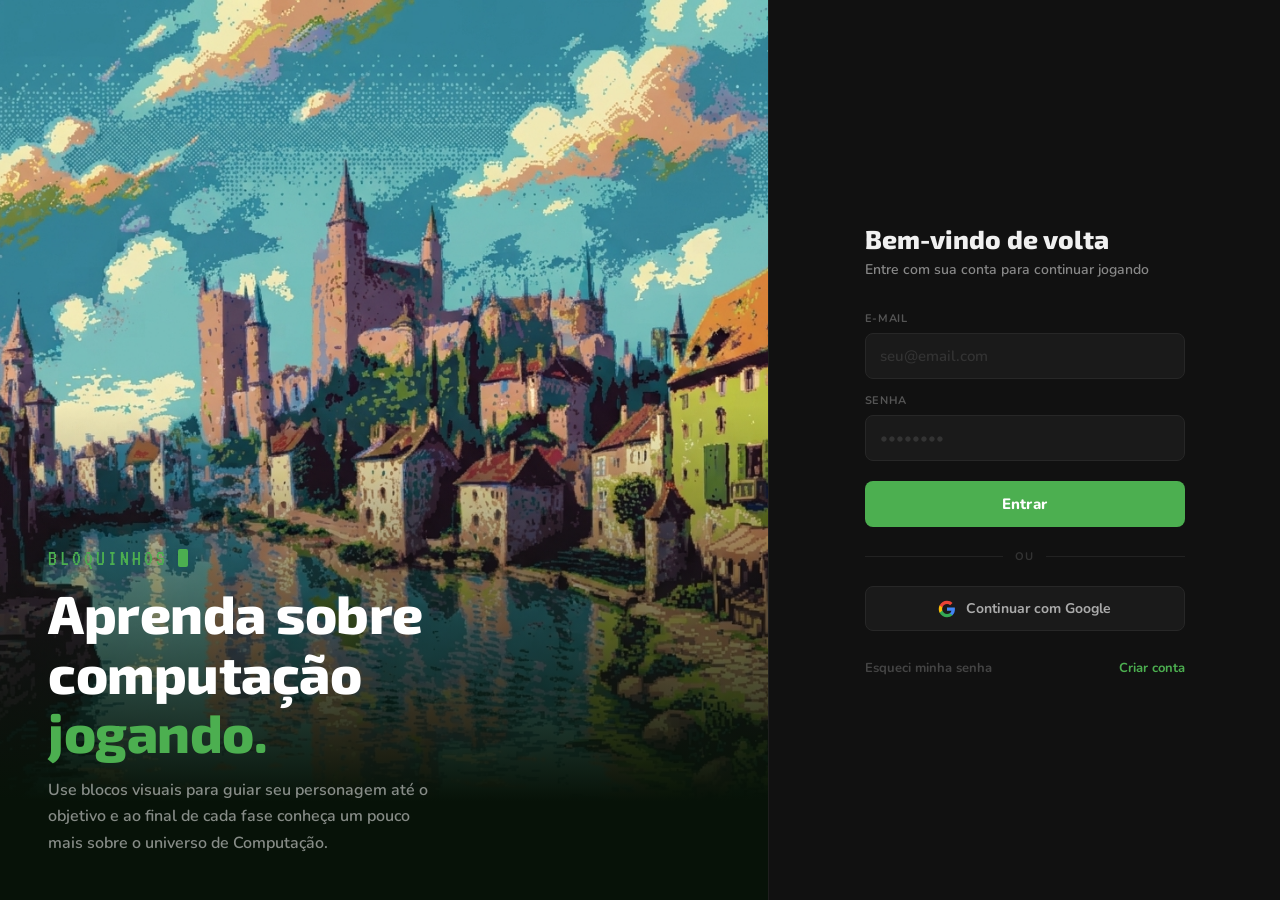
<file: index.html>
<!DOCTYPE html>
<html lang="pt-BR">
<head>
  <meta charset="utf-8">
  <title>Bloquinhos</title>
  <meta http-equiv="refresh" content="0; url=login.html">
  <script>window.location.replace('login.html');</script>
</head>
<body></body>
</html>
</file>
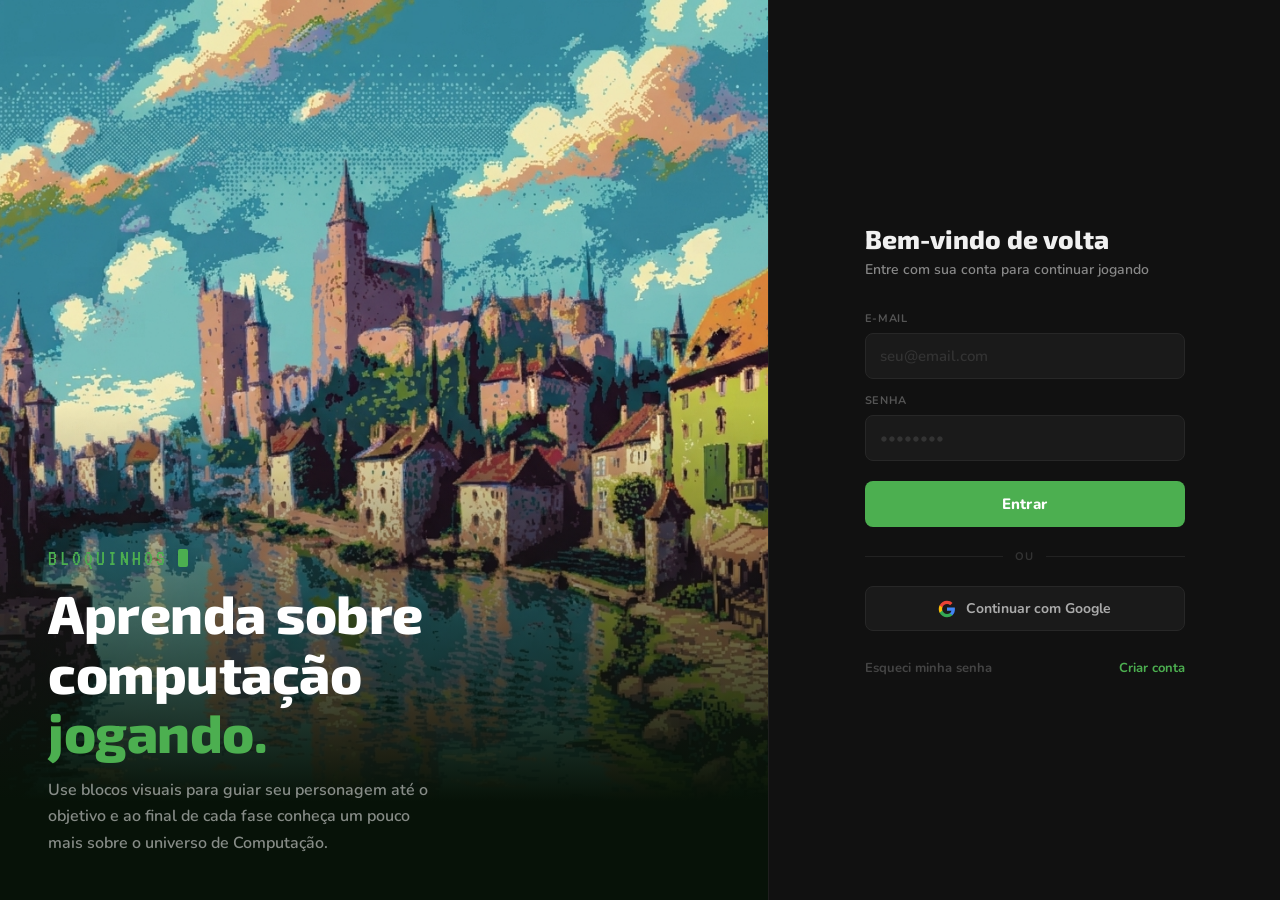
<file: login.html>
<!DOCTYPE html>
<html lang="pt-BR">
<head>
  <meta charset="utf-8">
  <title>Bloquinhos — Login</title>
  <link rel="stylesheet" href="css/base.css">
  <link rel="stylesheet" href="css/login.css">
</head>
<body>

  <!-- ══════════════════════════════════
       ESQUERDA: hero
       ══════════════════════════════════ -->
  <div class="login-hero">

    <div class="hero-blocks">
      <div class="blk blk-1"></div>
      <div class="blk blk-2"></div>
      <div class="blk blk-3"></div>
      <div class="blk blk-4"></div>
      <div class="blk blk-5"></div>
      <div class="blk blk-6"></div>
      <div class="blk blk-7"></div>
    </div>

    <!-- Substitua o src pelo caminho da sua ilustração -->
    <div class="hero-image-slot">
      <img src="assets/168cec58-d122-498d-a4c8-0ae067a3d741.png" alt="">
    </div>

    <div class="hero-gradient"></div>

    <div class="hero-content">
      <div class="hero-eyebrow">
        BLOQUINHOS<span class="cursor"></span>
      </div>
      <h1 class="hero-title">
        Aprenda sobre computação<br>
        <span class="highlight">jogando.</span>
      </h1>
      <p class="hero-desc">
        Use blocos visuais para guiar seu personagem até o objetivo e ao final de cada fase conheça um pouco mais sobre o universo de Computação.
      </p>
    </div>
  </div>


  <!-- ══════════════════════════════════
       DIREITA: formulário
       ══════════════════════════════════ -->
  <div class="login-panel">
    <div class="login-card">

      <h2 class="login-heading">Bem-vindo de volta</h2>
      <p class="login-sub">Entre com sua conta para continuar jogando</p>

      <div class="form-group">
        <label class="form-label" for="email">E-mail</label>
        <input class="form-input" id="email" type="email"
               placeholder="seu@email.com" autocomplete="email">
      </div>

      <div class="form-group">
        <label class="form-label" for="senha">Senha</label>
        <input class="form-input" id="senha" type="password"
               placeholder="••••••••" autocomplete="current-password">
      </div>

      <button class="btn-entrar" onclick="handleLogin()">
        Entrar
      </button>

      <div class="divider"><span>ou</span></div>

      <button class="btn-google" onclick="handleLogin()">
        <svg width="18" height="18" viewBox="0 0 24 24" xmlns="http://www.w3.org/2000/svg">
          <path d="M22.56 12.25c0-.78-.07-1.53-.2-2.25H12v4.26h5.92c-.26 1.37-1.04 2.53-2.21 3.31v2.77h3.57c2.08-1.92 3.28-4.74 3.28-8.09z" fill="#4285F4"/>
          <path d="M12 23c2.97 0 5.46-.98 7.28-2.66l-3.57-2.77c-.98.66-2.23 1.06-3.71 1.06-2.86 0-5.29-1.93-6.16-4.53H2.18v2.84C3.99 20.53 7.7 23 12 23z" fill="#34A853"/>
          <path d="M5.84 14.09c-.22-.66-.35-1.36-.35-2.09s.13-1.43.35-2.09V7.07H2.18C1.43 8.55 1 10.22 1 12s.43 3.45 1.18 4.93l2.85-2.22.81-.62z" fill="#FBBC05"/>
          <path d="M12 5.38c1.62 0 3.06.56 4.21 1.64l3.15-3.15C17.45 2.09 14.97 1 12 1 7.7 1 3.99 3.47 2.18 7.07l3.66 2.84c.87-2.6 3.3-4.53 6.16-4.53z" fill="#EA4335"/>
        </svg>
        Continuar com Google
      </button>

      <div class="login-footer">
        <a href="#">Esqueci minha senha</a>
        <a class="link-cadastro" href="#">Criar conta</a>
      </div>

    </div>
  </div>

  <script>
    function handleLogin() {
      const email = document.getElementById('email').value.trim();
      const senha = document.getElementById('senha').value.trim();
      if (email === 'professor' && senha === 'professor') {
        window.location.href = 'teacher.html';
      } else {
        window.location.href = 'game.html';
      }
    }

    /* Enter também aciona o login */
    document.addEventListener('keydown', function(e) {
      if (e.key === 'Enter') handleLogin();
    });
  </script>

</body>
</html>
</file>
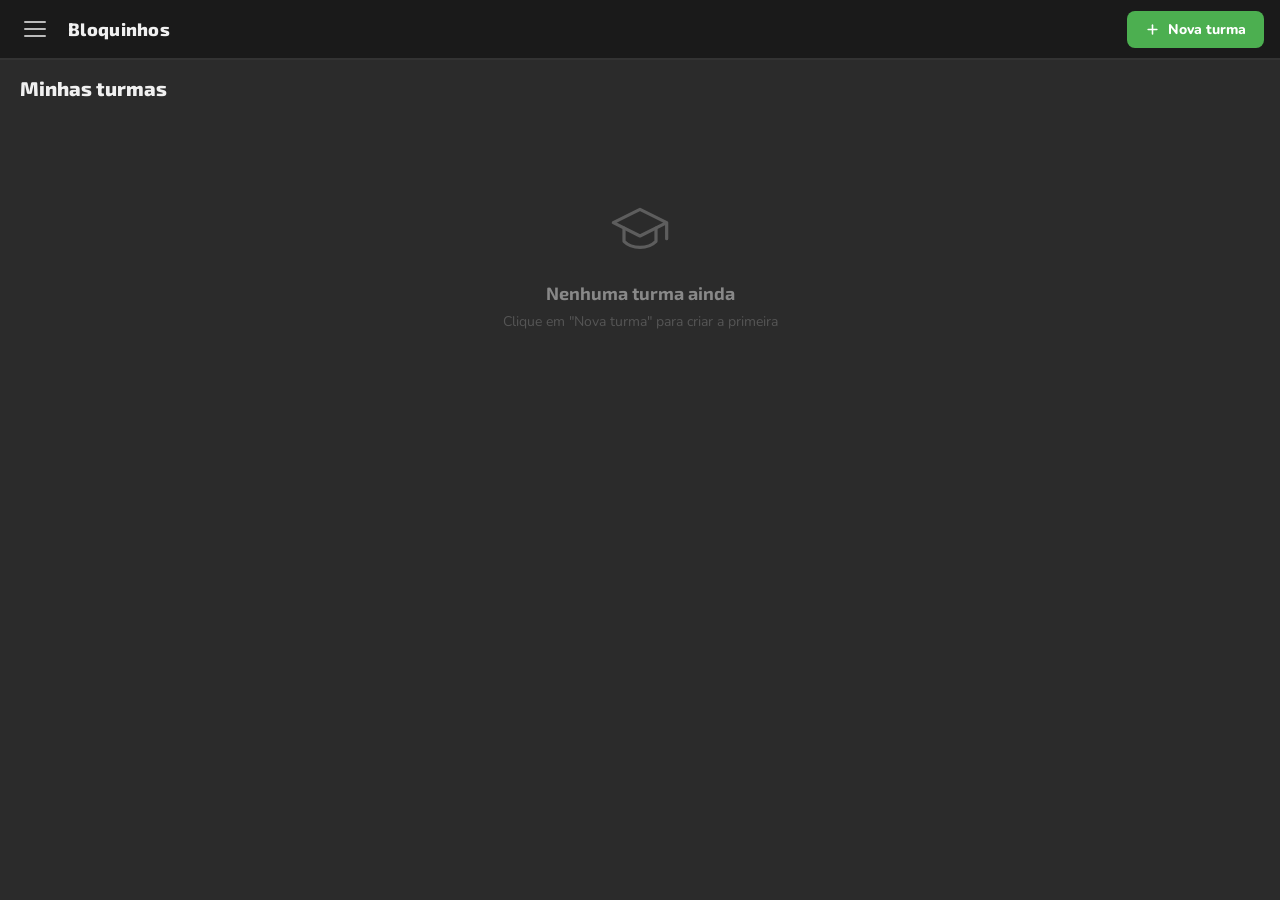
<file: teacher.html>
<!DOCTYPE html>
<html lang="pt-BR">
<head>
  <meta charset="utf-8">
  <title>Bloquinhos — Turmas</title>
  <link rel="stylesheet" href="css/base.css">
  <link rel="stylesheet" href="css/modals.css">
  <link rel="stylesheet" href="css/teacher.css">
</head>
<body>

  <!-- ── Topbar ── -->
  <header class="topbar">
    <button class="topbar-hamburger" onclick="toggleSidebar()" aria-label="Abrir menu">
      <span></span><span></span><span></span>
    </button>
    <span class="topbar-title">Bloquinhos</span>
    <button class="btn-nova-turma" onclick="abrirModalCriar()">
      <svg width="15" height="15" viewBox="0 0 24 24" fill="none" stroke="currentColor" stroke-width="2.5" stroke-linecap="round">
        <line x1="12" y1="5" x2="12" y2="19"/>
        <line x1="5"  y1="12" x2="19" y2="12"/>
      </svg>
      Nova turma
    </button>
  </header>

  <!-- ── Overlay da sidebar ── -->
  <div class="sidebar-overlay" id="sidebarOverlay" onclick="fecharSidebar()"></div>

  <!-- ── Sidebar ── -->
  <nav class="sidebar" id="sidebar">
    <div class="sidebar-header">
      <span class="sidebar-logo">Bloquinhos</span>
      <button class="sidebar-close" onclick="fecharSidebar()" aria-label="Fechar menu">✕</button>
    </div>

    <div class="sidebar-nav">
      <!-- Minhas turmas -->
      <button class="sidebar-item active" id="navAtivas" onclick="mostrarAtivas()">
        <svg width="19" height="19" viewBox="0 0 24 24" fill="none" stroke="currentColor" stroke-width="2" stroke-linecap="round" stroke-linejoin="round">
          <path d="M22 10v6M2 10l10-5 10 5-10 5z"/>
          <path d="M6 12v5c3 3 9 3 12 0v-5"/>
        </svg>
        Minhas turmas
      </button>

      <!-- Criar turma -->
      <button class="sidebar-item" onclick="abrirModalCriar(); fecharSidebar()">
        <svg width="19" height="19" viewBox="0 0 24 24" fill="none" stroke="currentColor" stroke-width="2" stroke-linecap="round" stroke-linejoin="round">
          <circle cx="12" cy="12" r="10"/>
          <line x1="12" y1="8" x2="12" y2="16"/>
          <line x1="8"  y1="12" x2="16" y2="12"/>
        </svg>
        Criar turma
      </button>

      <!-- Turmas arquivadas -->
      <button class="sidebar-item" id="navArquivadas" onclick="mostrarArquivadas()">
        <svg width="19" height="19" viewBox="0 0 24 24" fill="none" stroke="currentColor" stroke-width="2" stroke-linecap="round" stroke-linejoin="round">
          <polyline points="21 8 21 21 3 21 3 8"/>
          <rect x="1" y="3" width="22" height="5"/>
          <line x1="10" y1="12" x2="14" y2="12"/>
        </svg>
        Turmas arquivadas
      </button>

      <div class="sidebar-divider"></div>

      <!-- Configurações (em breve) -->
      <button class="sidebar-item" onclick="fecharSidebar()">
        <svg width="19" height="19" viewBox="0 0 24 24" fill="none" stroke="currentColor" stroke-width="2" stroke-linecap="round" stroke-linejoin="round">
          <circle cx="12" cy="12" r="3"/>
          <path d="M19.4 15a1.65 1.65 0 0 0 .33 1.82l.06.06a2 2 0 0 1-2.83 2.83l-.06-.06a1.65 1.65 0 0 0-1.82-.33 1.65 1.65 0 0 0-1 1.51V21a2 2 0 0 1-4 0v-.09A1.65 1.65 0 0 0 9 19.4a1.65 1.65 0 0 0-1.82.33l-.06.06a2 2 0 0 1-2.83-2.83l.06-.06A1.65 1.65 0 0 0 4.68 15a1.65 1.65 0 0 0-1.51-1H3a2 2 0 0 1 0-4h.09A1.65 1.65 0 0 0 4.6 9a1.65 1.65 0 0 0-.33-1.82l-.06-.06a2 2 0 0 1 2.83-2.83l.06.06A1.65 1.65 0 0 0 9 4.68a1.65 1.65 0 0 0 1-1.51V3a2 2 0 0 1 4 0v.09a1.65 1.65 0 0 0 1 1.51 1.65 1.65 0 0 0 1.82-.33l.06-.06a2 2 0 0 1 2.83 2.83l-.06.06A1.65 1.65 0 0 0 19.4 9a1.65 1.65 0 0 0 1.51 1H21a2 2 0 0 1 0 4h-.09a1.65 1.65 0 0 0-1.51 1z"/>
        </svg>
        Configurações
      </button>
    </div>

    <div class="sidebar-footer">
      <!-- Sair -->
      <button class="sidebar-item" onclick="window.location.href='login.html'">
        <svg width="19" height="19" viewBox="0 0 24 24" fill="none" stroke="currentColor" stroke-width="2" stroke-linecap="round" stroke-linejoin="round">
          <path d="M9 21H5a2 2 0 0 1-2-2V5a2 2 0 0 1 2-2h4"/>
          <polyline points="16 17 21 12 16 7"/>
          <line x1="21" y1="12" x2="9" y2="12"/>
        </svg>
        Sair
      </button>
    </div>
  </nav>


  <!-- ── Conteúdo principal ── -->
  <main class="main-content">
    <h1 class="main-heading" id="mainHeading">Minhas turmas</h1>

    <div class="cards-grid" id="cardsGrid"></div>
  </main>


  <!-- ══ MODAL: Criar turma ══ -->
  <div class="modal-overlay" id="modalCriar" onclick="fecharModalOverlay(event, 'modalCriar')">
    <div class="modal">
      <button class="modal-close" onclick="fecharModal('modalCriar')">✕</button>
      <h2 class="modal-title">Criar nova turma</h2>
      <p class="modal-text">Preencha as informações abaixo. Um código de acesso será gerado automaticamente.</p>

      <div class="form-group-modal">
        <label class="form-label-modal" for="inputNomeTurma">Nome da turma</label>
        <input class="form-input-modal" id="inputNomeTurma"
               type="text" placeholder="Ex: Turma A – Manhã" maxlength="60"
               onkeydown="if(event.key==='Enter') confirmarCriacao()">
      </div>
      <div class="form-group-modal">
        <label class="form-label-modal" for="inputInstituicao">Instituição de ensino</label>
        <input class="form-input-modal" id="inputInstituicao"
               type="text" placeholder="Ex: UFSM" maxlength="60"
               onkeydown="if(event.key==='Enter') confirmarCriacao()">
      </div>

      <div class="modal-actions">
        <button class="btn-modal btn-cancelar" onclick="fecharModal('modalCriar')">Cancelar</button>
        <button class="btn-modal btn-confirmar" style="background: var(--clr-accent);" onclick="confirmarCriacao()">
          Criar turma
        </button>
      </div>
    </div>
  </div>


  <!-- ══ MODAL: Código da turma ══ -->
  <div class="modal-overlay" id="modalCodigo" onclick="fecharModalOverlay(event, 'modalCodigo')">
    <div class="modal">
      <button class="modal-close" onclick="fecharModal('modalCodigo')">✕</button>
      <h2 class="modal-title">Turma criada! 🎉</h2>
      <p class="modal-text">Compartilhe este código com os alunos para que eles possam entrar na turma.</p>

      <div class="codigo-display">
        <div class="codigo-box" id="codigoDisplay">------</div>
        <p class="codigo-hint">Os alunos inserem este código ao entrar no jogo</p>
        <button class="btn-copiar" id="btnCopiar" onclick="copiarCodigo()">
          <svg width="14" height="14" viewBox="0 0 24 24" fill="none" stroke="currentColor" stroke-width="2" stroke-linecap="round">
            <rect x="9" y="9" width="13" height="13" rx="2" ry="2"/>
            <path d="M5 15H4a2 2 0 0 1-2-2V4a2 2 0 0 1 2-2h9a2 2 0 0 1 2 2v1"/>
          </svg>
          Copiar código
        </button>
      </div>

      <div class="modal-actions" style="justify-content: center; margin-top: 12px;">
        <button class="btn-modal btn-cancelar" onclick="fecharModal('modalCodigo')" style="min-width: 120px;">
          Fechar
        </button>
      </div>
    </div>
  </div>


  <!-- ══ MODAL: Confirmar exclusão ══ -->
  <div class="modal-overlay" id="modalExcluir" onclick="fecharModalOverlay(event, 'modalExcluir')">
    <div class="modal">
      <button class="modal-close" onclick="fecharModal('modalExcluir')">✕</button>
      <h2 class="modal-title">Excluir turma?</h2>
      <p class="modal-text">Esta ação é permanente e não pode ser desfeita. Todos os dados da turma serão removidos.</p>
      <div class="modal-actions">
        <button class="btn-modal btn-cancelar" onclick="fecharModal('modalExcluir')">Cancelar</button>
        <button class="btn-modal btn-confirmar" id="btnConfirmarExcluir">Excluir</button>
      </div>
    </div>
  </div>


  <script>
    /* ── Paleta de cores para os headers dos cards ── */
    const CORES = [
      '#1565c0', /* azul      */
      '#2e7d32', /* verde      */
      '#6a1b9a', /* roxo       */
      '#b45309', /* âmbar      */
      '#00695c', /* teal       */
      '#c62828', /* vermelho   */
      '#4527a0', /* índigo     */
      '#1a6b5f', /* verde-azul */
    ];

    /* ── Estado (persistido em localStorage) ── */
    let turmas = JSON.parse(localStorage.getItem('bloquinhos_turmas') || '[]');

    function salvar() {
      localStorage.setItem('bloquinhos_turmas', JSON.stringify(turmas));
    }

    /* ── Gera código de 6 caracteres ── */
    function gerarCodigo() {
      const chars = 'ABCDEFGHJKLMNPQRSTUVWXYZ23456789';
      let code = '';
      for (let i = 0; i < 6; i++) {
        code += chars[Math.floor(Math.random() * chars.length)];
      }
      return code;
    }

    /* ── Sanitiza HTML ── */
    function esc(str) {
      return String(str)
        .replace(/&/g, '&amp;')
        .replace(/</g, '&lt;')
        .replace(/>/g, '&gt;')
        .replace(/"/g, '&quot;');
    }

    /* ════════ SIDEBAR ════════ */

    function toggleSidebar() {
      document.getElementById('sidebar').classList.toggle('open');
      document.getElementById('sidebarOverlay').classList.toggle('open');
    }

    function fecharSidebar() {
      document.getElementById('sidebar').classList.remove('open');
      document.getElementById('sidebarOverlay').classList.remove('open');
    }

    /* ════════ MODAIS ════════ */

    function abrirModal(id)  { document.getElementById(id).classList.add('open');    }
    function fecharModal(id) { document.getElementById(id).classList.remove('open'); }

    function fecharModalOverlay(event, id) {
      if (event.target === event.currentTarget) fecharModal(id);
    }

    function abrirModalCriar() {
      document.getElementById('inputNomeTurma').value  = '';
      document.getElementById('inputInstituicao').value = '';
      document.getElementById('inputNomeTurma').classList.remove('erro');
      document.getElementById('inputInstituicao').classList.remove('erro');
      abrirModal('modalCriar');
      setTimeout(() => document.getElementById('inputNomeTurma').focus(), 60);
    }

    function confirmarCriacao() {
      const nome = document.getElementById('inputNomeTurma').value.trim();
      const inst = document.getElementById('inputInstituicao').value.trim();

      /* Valida campos */
      let ok = true;
      if (!nome) {
        document.getElementById('inputNomeTurma').classList.add('erro');
        setTimeout(() => document.getElementById('inputNomeTurma').classList.remove('erro'), 1400);
        document.getElementById('inputNomeTurma').focus();
        ok = false;
      }
      if (!inst) {
        document.getElementById('inputInstituicao').classList.add('erro');
        setTimeout(() => document.getElementById('inputInstituicao').classList.remove('erro'), 1400);
        if (ok) document.getElementById('inputInstituicao').focus();
        ok = false;
      }
      if (!ok) return;

      const novaTurma = {
        id:          Date.now(),
        nome,
        instituicao: inst,
        codigo:      gerarCodigo(),
        alunos:      0,
        cor:         CORES[turmas.filter(t => !t.arquivada).length % CORES.length],
        arquivada:   false,
      };

      turmas.push(novaTurma);
      salvar();
      renderCards();
      fecharModal('modalCriar');

      /* Mostra modal de código */
      document.getElementById('codigoDisplay').textContent = novaTurma.codigo;
      document.getElementById('btnCopiar').textContent     = '';
      document.getElementById('btnCopiar').innerHTML =
        `<svg width="14" height="14" viewBox="0 0 24 24" fill="none" stroke="currentColor" stroke-width="2" stroke-linecap="round">
           <rect x="9" y="9" width="13" height="13" rx="2" ry="2"/>
           <path d="M5 15H4a2 2 0 0 1-2-2V4a2 2 0 0 1 2-2h9a2 2 0 0 1 2 2v1"/>
         </svg> Copiar código`;
      document.getElementById('btnCopiar').classList.remove('copiado');
      abrirModal('modalCodigo');
    }

    function copiarCodigo() {
      const codigo = document.getElementById('codigoDisplay').textContent;
      navigator.clipboard.writeText(codigo).catch(() => {});
      const btn = document.getElementById('btnCopiar');
      btn.innerHTML = '✓ Copiado!';
      btn.classList.add('copiado');
    }

    /* ════════ CARD MENU ════════ */

    function toggleCardMenu(e, id) {
      e.stopPropagation();
      const alvo       = document.getElementById('dropdown-' + id);
      const estaAberto = alvo.classList.contains('open');
      fecharTodosDropdowns();
      if (!estaAberto) {
        alvo.classList.add('open');
        alvo.closest('.turma-card').classList.add('menu-aberto');
      }
    }

    function fecharTodosDropdowns() {
      document.querySelectorAll('.card-dropdown.open').forEach(d => d.classList.remove('open'));
      document.querySelectorAll('.turma-card.menu-aberto').forEach(c => c.classList.remove('menu-aberto'));
    }

    function arquivarTurma(e, id) {
      e.stopPropagation();
      turmas = turmas.map(t => t.id === id ? { ...t, arquivada: true } : t);
      salvar();
      renderCards();
    }

    function solicitarExclusao(e, id) {
      e.stopPropagation();
      fecharTodosDropdowns();
      document.getElementById('btnConfirmarExcluir').onclick = () => {
        turmas = turmas.filter(t => t.id !== id);
        salvar();
        renderCards();
        fecharModal('modalExcluir');
      };
      abrirModal('modalExcluir');
    }

    /* ════════ VIEWS ════════ */

    let viewAtual = 'ativas';

    function mostrarAtivas() {
      viewAtual = 'ativas';
      document.getElementById('mainHeading').textContent = 'Minhas turmas';
      document.getElementById('navAtivas').classList.add('active');
      document.getElementById('navArquivadas').classList.remove('active');
      fecharSidebar();
      renderCards();
    }

    function mostrarArquivadas() {
      viewAtual = 'arquivadas';
      document.getElementById('mainHeading').textContent = 'Turmas arquivadas';
      document.getElementById('navAtivas').classList.remove('active');
      document.getElementById('navArquivadas').classList.add('active');
      fecharSidebar();
      renderCards();
    }

    function reativarTurma(e, id) {
      e.stopPropagation();
      turmas = turmas.map(t => t.id === id ? { ...t, arquivada: false } : t);
      salvar();
      renderCards();
    }

    /* ════════ RENDER ════════ */

    function renderCards() {
      const grid     = document.getElementById('cardsGrid');
      const filtradas = turmas.filter(t => viewAtual === 'arquivadas' ? t.arquivada : !t.arquivada);

      const emptyMsg = viewAtual === 'arquivadas'
        ? { titulo: 'Nenhuma turma arquivada', sub: 'Turmas arquivadas aparecem aqui' }
        : { titulo: 'Nenhuma turma ainda',     sub: 'Clique em "Nova turma" para criar a primeira' };

      if (filtradas.length === 0) {
        grid.innerHTML = `
          <div class="empty-state">
            <svg width="64" height="64" viewBox="0 0 24 24" fill="none" stroke="currentColor" stroke-width="1.2" stroke-linecap="round" stroke-linejoin="round">
              <path d="M22 10v6M2 10l10-5 10 5-10 5z"/>
              <path d="M6 12v5c3 3 9 3 12 0v-5"/>
            </svg>
            <h3>${emptyMsg.titulo}</h3>
            <p>${emptyMsg.sub}</p>
          </div>`;
        return;
      }

      grid.innerHTML = filtradas.map(t => {
        const arquivada    = !!t.arquivada;
        const headerStyle  = arquivada ? 'background: #3a3a3a;' : `background: ${t.cor};`;
        const cardClass    = arquivada ? 'turma-card turma-card--arquivada' : 'turma-card';
        const menuOpcoes   = arquivada
          ? `<button class="btn-reativar" onclick="reativarTurma(event, ${t.id})">♻️&nbsp; Reativar turma</button>
             <button class="btn-excluir"  onclick="solicitarExclusao(event, ${t.id})">🗑️&nbsp; Excluir turma</button>`
          : `<button class="btn-arquivar" onclick="arquivarTurma(event, ${t.id})">📦&nbsp; Arquivar turma</button>
             <button class="btn-excluir"  onclick="solicitarExclusao(event, ${t.id})">🗑️&nbsp; Excluir turma</button>`;

        return `
          <div class="${cardClass}">
            <div class="card-header" style="${headerStyle}">
              <p class="card-nome">${esc(t.nome)}</p>
              <p class="card-instituicao">${esc(t.instituicao)}</p>
            </div>
            <div class="card-body">
              <div class="card-info-row">
                <svg width="14" height="14" viewBox="0 0 24 24" fill="none" stroke="currentColor" stroke-width="2" stroke-linecap="round">
                  <rect x="2" y="3" width="20" height="14" rx="2"/>
                  <line x1="8"  y1="21" x2="16" y2="21"/>
                  <line x1="12" y1="17" x2="12" y2="21"/>
                </svg>
                Código:&nbsp;<span class="card-codigo">${esc(t.codigo)}</span>
              </div>
              <div class="card-info-row">
                <svg width="14" height="14" viewBox="0 0 24 24" fill="none" stroke="currentColor" stroke-width="2" stroke-linecap="round">
                  <path d="M17 21v-2a4 4 0 0 0-4-4H5a4 4 0 0 0-4 4v2"/>
                  <circle cx="9" cy="7" r="4"/>
                  <path d="M23 21v-2a4 4 0 0 0-3-3.87"/>
                  <path d="M16 3.13a4 4 0 0 1 0 7.75"/>
                </svg>
                ${t.alunos} aluno${t.alunos !== 1 ? 's' : ''} cadastrado${t.alunos !== 1 ? 's' : ''}
              </div>
            </div>
            <div class="card-footer">
              <div class="card-menu-wrapper">
                <button class="card-menu-btn" onclick="toggleCardMenu(event, ${t.id})" title="Opções da turma">
                  <svg width="16" height="16" viewBox="0 0 24 24" fill="currentColor">
                    <circle cx="12" cy="5"  r="1.5"/>
                    <circle cx="12" cy="12" r="1.5"/>
                    <circle cx="12" cy="19" r="1.5"/>
                  </svg>
                </button>
                <div class="card-dropdown" id="dropdown-${t.id}">
                  ${menuOpcoes}
                </div>
              </div>
            </div>
          </div>`;
      }).join('');
    }

    /* ── Fecha dropdowns ao clicar em qualquer lugar ── */
    document.addEventListener('click', fecharTodosDropdowns);

    /* ── Init ── */
    renderCards();
  </script>
</body>
</html>
</file>
<file: css/base.css>
/*
 * base.css — Tokens de design globais, reset e body.
 * Importado por TODAS as páginas (game, landing, login, etc.).
 * Altere as variáveis aqui para mudar o tema em todo o projeto.
 */

@import url('https://fonts.googleapis.com/css2?family=Nunito:wght@400;600;700;800&family=Exo+2:wght@700;800&family=VT323&display=swap');

/* ── Paleta e tokens ── */
:root {
  /* Fundos */
  --clr-bg:           #2b2b2b;
  --clr-bg-dark:      #1a1a1a;
  --clr-bg-mid:       #212121;
  --clr-bg-card:      #1e1e1e;
  --clr-bg-raised:    #232323;
  --clr-bg-deep:      #181818;
  --clr-bg-deeper:    #130c05;   /* diálogo */

  /* Bordas */
  --clr-border:       #333;
  --clr-border-light: #444;
  --clr-border-dim:   #2a2a2a;
  --clr-border-faint: #3a3a3a;

  /* Acento verde */
  --clr-accent:        #4CAF50;
  --clr-accent-hover:  #43a047;
  --clr-accent-light:  #81c784;
  --clr-accent-bg:     #1a2a1c;
  --clr-accent-border: #2e5432;

  /* Perigo / ação destrutiva */
  --clr-danger:        #c0392b;
  --clr-danger-hover:  #a93226;

  /* Info */
  --clr-info:          #80d8ff;

  /* Diálogo (paleta sepia) */
  --clr-dlg-bg:        #1e1208;
  --clr-dlg-border:    #c8902a;
  --clr-dlg-text:      #f4e2b8;
  --clr-dlg-arrow:     #d4a635;

  /* Texto */
  --clr-text:          #f0f0f0;
  --clr-text-soft:     #e0e0e0;
  --clr-text-muted:    #888;
  --clr-text-dim:      #555;
  --clr-text-faint:    #999;

  /* Tipografia */
  --font-body:         'Nunito', sans-serif;
  --font-heading:      'Exo 2', sans-serif;
  --font-pixel:        'VT323', monospace;

  /* Bordas arredondadas */
  --radius-sm:   6px;
  --radius-md:   8px;
  --radius-lg:   14px;
  --radius-pill: 20px;

  /* Transição padrão */
  --transition: 0.15s ease;
}

/* ── Reset mínimo ── */
*, *::before, *::after { box-sizing: border-box; }

body {
  font-family: var(--font-body);
  margin: 0;
  background: var(--clr-bg);
  color: var(--clr-text);
}
</file>
<file: css/login.css>
/*
 * login.css — Layout e estilos exclusivos da tela de login.
 * Depende de base.css (variáveis de cor, fontes e raios).
 */

body {
  display: flex;
  height: 100vh;
  overflow: hidden;
}

/* ════════════════════════════════════════
   PAINEL ESQUERDO — 60%
   ════════════════════════════════════════ */

.login-hero {
  flex: 0 0 60%;
  position: relative;
  background: #071208;
  display: flex;
  flex-direction: column;
  justify-content: flex-end;
  overflow: hidden;
}

/* Grade de pixels (referência ao tilemap do jogo) */
.login-hero::before {
  content: '';
  position: absolute;
  inset: 0;
  background-image:
    linear-gradient(rgba(76, 175, 80, 0.05) 1px, transparent 1px),
    linear-gradient(90deg, rgba(76, 175, 80, 0.05) 1px, transparent 1px);
  background-size: 16px 16px;
  pointer-events: none;
  z-index: 1;
}

/* Vinheta lateral direita */
.login-hero::after {
  content: '';
  position: absolute;
  inset: 0;
  background:
    radial-gradient(ellipse 70% 60% at 35% 60%, rgba(20, 60, 22, 0.7) 0%, transparent 80%),
    linear-gradient(to right, transparent 60%, #0c0c0c 100%);
  pointer-events: none;
  z-index: 1;
}

/* ── Blocos decorativos flutuando ── */
.hero-blocks {
  position: absolute;
  inset: 0;
  z-index: 2;
  pointer-events: none;
}

.blk {
  position: absolute;
  border-radius: 5px;
  opacity: 0.18;
  animation: floatBlock linear infinite;
}

.blk-1 { width: 52px; height: 28px; background: #e07b00; top: 14%; left: 12%; animation-duration:  7s; animation-delay:    0s; transform: rotate(  6deg); }
.blk-2 { width: 40px; height: 28px; background: #4CAF50; top: 28%; left: 68%; animation-duration:  9s; animation-delay:   -2s; transform: rotate( -9deg); }
.blk-3 { width: 64px; height: 28px; background: #3a80d8; top: 55%; left:  8%; animation-duration:  8s; animation-delay:   -4s; transform: rotate(  4deg); }
.blk-4 { width: 44px; height: 28px; background: #e07b00; top: 72%; left: 72%; animation-duration:  6s; animation-delay:   -1s; transform: rotate( -5deg); }
.blk-5 { width: 36px; height: 28px; background: #a855f7; top: 42%; left: 45%; animation-duration: 10s; animation-delay:   -3s; transform: rotate( 11deg); }
.blk-6 { width: 56px; height: 28px; background: #4CAF50; top:  8%; left: 52%; animation-duration: 11s; animation-delay:   -6s; transform: rotate( -3deg); }
.blk-7 { width: 32px; height: 28px; background: #3a80d8; top: 85%; left: 30%; animation-duration: 7.5s; animation-delay:  -5s; transform: rotate(  8deg); }

@keyframes floatBlock {
  0%   { transform: translateY(  0px) rotate(var(--r, 5deg)); }
  50%  { transform: translateY(-12px) rotate(var(--r, 5deg)); }
  100% { transform: translateY(  0px) rotate(var(--r, 5deg)); }
}

/* ── Slot da imagem ──
   Para trocar a imagem: mude o src da <img> em login.html.
   object-fit: cover garante que a imagem cobre todo o painel
   sem distorção, independente da proporção original. */
.hero-image-slot {
  position: absolute;
  inset: 0;
  z-index: 2;
}

.hero-image-slot img {
  width: 100%;
  height: 100%;
  object-fit: cover;
  object-position: center bottom;
  display: block;
}

/* Gradiente de leitura sobre a imagem */
.hero-gradient {
  position: absolute;
  bottom: 0;
  left: 0;
  right: 0;
  height: 55%;
  background: linear-gradient(to top, #071208 20%, transparent 100%);
  z-index: 3;
}

/* ── Texto do hero ── */
.hero-content {
  position: relative;
  z-index: 4;
  padding: 0 48px 44px;
}

.hero-eyebrow {
  font-family: var(--font-pixel);
  font-size: 22px;
  color: var(--clr-accent);
  letter-spacing: 3px;
  margin-bottom: 14px;
  display: flex;
  align-items: center;
  gap: 10px;
}

.hero-eyebrow .cursor {
  display: inline-block;
  width: 10px;
  height: 18px;
  background: var(--clr-accent);
  border-radius: 2px;
  animation: blink-cursor 1s step-start infinite;
  vertical-align: middle;
}

@keyframes blink-cursor {
  0%, 100% { opacity: 1; }
  50%       { opacity: 0; }
}

.hero-title {
  font-family: var(--font-heading);
  font-size: clamp(34px, 4.2vw, 58px);
  font-weight: 800;
  color: #fff;
  margin: 0 0 16px;
  line-height: 1.1;
  letter-spacing: -0.5px;
}

.hero-title .highlight { color: var(--clr-accent); }

.hero-desc {
  font-family: var(--font-body);
  font-size: 16px;
  font-weight: 600;
  color: rgba(240, 240, 240, 0.55);
  line-height: 1.65;
  max-width: 400px;
  margin: 0;
}

/* ════════════════════════════════════════
   PAINEL DIREITO — 40%
   ════════════════════════════════════════ */

.login-panel {
  flex: 0 0 40%;
  background: #111;
  border-left: 1px solid #1e1e1e;
  display: flex;
  align-items: center;
  justify-content: center;
  padding: 48px 44px;
}

.login-card {
  width: 100%;
  max-width: 320px;
}

.login-heading {
  font-family: var(--font-heading);
  font-size: 26px;
  font-weight: 800;
  color: var(--clr-text);
  margin: 0 0 6px;
}

.login-sub {
  font-family: var(--font-body);
  font-size: 14px;
  font-weight: 600;
  color: var(--clr-text-muted);
  margin: 0 0 32px;
}

/* ── Campos ── */
.form-group { margin-bottom: 14px; }

.form-label {
  display: block;
  font-family: var(--font-body);
  font-size: 11px;
  font-weight: 700;
  color: #555;
  text-transform: uppercase;
  letter-spacing: 0.7px;
  margin-bottom: 7px;
}

.form-input {
  width: 100%;
  padding: 12px 14px;
  background: #1a1a1a;
  border: 1.5px solid #272727;
  border-radius: var(--radius-md);
  font-family: var(--font-body);
  font-size: 15px;
  font-weight: 600;
  color: var(--clr-text);
  outline: none;
  transition: border-color 0.15s, box-shadow 0.15s;
  box-sizing: border-box;
}

.form-input::placeholder { color: #333; }

.form-input:focus {
  border-color: var(--clr-accent);
  box-shadow: 0 0 0 3px rgba(76, 175, 80, 0.12);
}

/* ── Botão principal ── */
.btn-entrar {
  width: 100%;
  padding: 13px;
  margin-top: 6px;
  background: var(--clr-accent);
  color: #fff;
  border: none;
  border-radius: var(--radius-md);
  font-family: var(--font-body);
  font-size: 15px;
  font-weight: 800;
  cursor: pointer;
  letter-spacing: 0.3px;
  transition: background 0.15s, transform 0.1s, box-shadow 0.15s;
}

.btn-entrar:hover {
  background: var(--clr-accent-hover);
  box-shadow: 0 4px 18px rgba(76, 175, 80, 0.28);
}

.btn-entrar:active { transform: scale(0.98); }

/* ── Divisor ── */
.divider {
  display: flex;
  align-items: center;
  gap: 12px;
  margin: 22px 0;
}

.divider::before, .divider::after {
  content: '';
  flex: 1;
  height: 1px;
  background: #222;
}

.divider span {
  font-family: var(--font-body);
  font-size: 11px;
  font-weight: 700;
  color: #333;
  text-transform: uppercase;
  letter-spacing: 0.6px;
}

/* ── Google ── */
.btn-google {
  width: 100%;
  padding: 12px 14px;
  background: #1a1a1a;
  border: 1.5px solid #272727;
  border-radius: var(--radius-md);
  font-family: var(--font-body);
  font-size: 14px;
  font-weight: 700;
  color: #aaa;
  cursor: pointer;
  display: flex;
  align-items: center;
  justify-content: center;
  gap: 10px;
  transition: background 0.15s, border-color 0.15s, color 0.15s;
}

.btn-google:hover {
  background: #202020;
  border-color: #333;
  color: #ddd;
}

.btn-google svg { flex-shrink: 0; }

/* ── Rodapé ── */
.login-footer {
  display: flex;
  justify-content: space-between;
  align-items: center;
  margin-top: 28px;
}

.login-footer a {
  font-family: var(--font-body);
  font-size: 13px;
  font-weight: 700;
  color: #444;
  text-decoration: none;
  transition: color 0.15s;
}

.login-footer a:hover           { color: #888; }
.login-footer .link-cadastro    { color: var(--clr-accent); }
.login-footer .link-cadastro:hover { color: var(--clr-accent-light); }
</file>
<file: css/modals.css>
/*
 * modals.css — Sistema de modais reutilizável.
 * Para adicionar um novo modal: crie o HTML com .modal-overlay e use
 * abrirModal(id) / fecharModal(id) em ui.js.
 */

.modal-overlay {
  position: fixed;
  inset: 0;
  background: rgba(0, 0, 0, 0.65);
  backdrop-filter: blur(3px);
  display: flex;
  align-items: center;
  justify-content: center;
  z-index: 1000;
  opacity: 0;
  pointer-events: none;
  transition: opacity 0.2s;
}

.modal-overlay.open {
  opacity: 1;
  pointer-events: all;
}

.modal {
  position: relative;
  background: var(--clr-bg-card);
  border: 1px solid var(--clr-border-faint);
  border-radius: var(--radius-lg);
  padding: 32px 28px 28px;
  width: 420px;
  max-width: calc(100vw - 32px);
  box-shadow: 0 20px 60px rgba(0, 0, 0, 0.6);
  animation: modalEntrar 0.2s ease;
}

/* Modal estreito vertical (Dicas, Conteúdos) */
.modal--vertical {
  width: 320px;
  padding: 28px 22px 22px;
}

@keyframes modalEntrar {
  from { transform: scale(0.93) translateY(8px); opacity: 0; }
  to   { transform: scale(1)    translateY(0);   opacity: 1; }
}

/* ── Botão fechar ── */
.modal-close {
  position: absolute;
  top: 14px;
  right: 14px;
  width: 30px;
  height: 30px;
  background: #2a2a2a;
  border: 1px solid var(--clr-border-light);
  border-radius: var(--radius-sm);
  color: var(--clr-text-muted);
  font-size: 14px;
  cursor: pointer;
  display: flex;
  align-items: center;
  justify-content: center;
  transition: background var(--transition), color var(--transition);
  line-height: 1;
}

.modal-close:hover { background: #333; color: #fff; }

/* ── Conteúdo ── */
.modal-title {
  font-family: var(--font-heading);
  font-size: 17px;
  font-weight: 800;
  color: var(--clr-text);
  margin: 0 0 12px;
  line-height: 1.3;
  padding-right: 24px;
}

.modal-text {
  font-family: var(--font-body);
  font-size: 14px;
  font-weight: 600;
  color: var(--clr-text-muted);
  line-height: 1.55;
  margin: 0 0 24px;
}

.modal-subtitle {
  font-family: var(--font-body);
  font-size: 12px;
  font-weight: 600;
  color: var(--clr-text-dim);
  line-height: 1.45;
  margin: 0 0 18px;
  padding: 9px 12px;
  background: var(--clr-bg-deep);
  border-radius: var(--radius-sm);
  border-left: 3px solid var(--clr-border-light);
}

/* ── Ações ── */
.modal-actions {
  display: flex;
  gap: 10px;
  justify-content: flex-end;
}

.btn-modal {
  padding: 10px 20px;
  border-radius: var(--radius-md);
  border: none;
  font-family: var(--font-body);
  font-size: 14px;
  font-weight: 700;
  cursor: pointer;
  transition: background var(--transition), transform 0.1s;
}

.btn-modal:active { transform: scale(0.97); }

.btn-cancelar {
  background: #2e2e2e;
  color: #aaa;
  border: 1px solid var(--clr-border-faint);
}

.btn-cancelar:hover { background: #383838; color: #ddd; }

.btn-confirmar {
  background: var(--clr-danger);
  color: #fff;
}

.btn-confirmar:hover { background: var(--clr-danger-hover); }

/* ── Modal de Dicas ── */
.dicas-list {
  display: flex;
  flex-direction: column;
  gap: 10px;
}

.dica-item {
  background: var(--clr-bg-deep);
  border: 1.5px solid var(--clr-border-dim);
  border-radius: 9px;
}

.dica-header {
  display: flex;
  align-items: center;
  gap: 10px;
  padding: 12px 14px;
}

.dica-num {
  width: 24px;
  height: 24px;
  background: var(--clr-border-dim);
  border-radius: var(--radius-sm);
  display: flex;
  align-items: center;
  justify-content: center;
  font-family: var(--font-body);
  font-size: 12px;
  font-weight: 800;
  color: var(--clr-text-dim);
  flex-shrink: 0;
}

.dica-label {
  font-family: var(--font-body);
  font-size: 13px;
  font-weight: 700;
  color: var(--clr-text-dim);
  flex: 1;
}

.dica-lock { font-size: 14px; opacity: 0.5; }

/* ── Modal de Conteúdos ── */
.conteudos-tags {
  display: flex;
  flex-wrap: wrap;
  gap: 8px;
}

.conteudo-tag {
  padding: 8px 14px;
  background: var(--clr-accent-bg);
  border: 1.5px solid var(--clr-accent-border);
  border-radius: var(--radius-pill);
  font-family: var(--font-body);
  font-size: 13px;
  font-weight: 700;
  color: var(--clr-accent-light);
  line-height: 1;
}
</file>
<file: css/teacher.css>
/*
 * teacher.css — Tela de turmas do professor.
 * Depende de base.css e modals.css.
 */

/* ── Topbar ── */
.topbar {
  height: 60px;
  background: var(--clr-bg-dark);
  border-bottom: 2px solid var(--clr-border);
  display: flex;
  align-items: center;
  padding: 0 16px;
  gap: 14px;
  position: sticky;
  top: 0;
  z-index: 100;
  flex-shrink: 0;
}

.topbar-hamburger {
  background: none;
  border: none;
  cursor: pointer;
  padding: 8px;
  display: flex;
  flex-direction: column;
  gap: 5px;
  border-radius: var(--radius-sm);
  transition: background var(--transition);
}

.topbar-hamburger:hover { background: #2a2a2a; }

.topbar-hamburger span {
  display: block;
  width: 22px;
  height: 2px;
  background: #bbb;
  border-radius: 2px;
  transition: background var(--transition);
}

.topbar-hamburger:hover span { background: #fff; }

.topbar-title {
  font-family: var(--font-heading);
  font-size: 18px;
  font-weight: 800;
  color: var(--clr-text);
  letter-spacing: 0.3px;
}

/* ── Sidebar overlay ── */
.sidebar-overlay {
  position: fixed;
  inset: 0;
  background: rgba(0, 0, 0, 0.55);
  z-index: 200;
  opacity: 0;
  pointer-events: none;
  transition: opacity 0.25s;
}

.sidebar-overlay.open {
  opacity: 1;
  pointer-events: all;
}

/* ── Sidebar ── */
.sidebar {
  position: fixed;
  top: 0;
  left: 0;
  width: 264px;
  height: 100vh;
  background: var(--clr-bg-dark);
  border-right: 1px solid var(--clr-border);
  z-index: 300;
  transform: translateX(-100%);
  transition: transform 0.25s ease;
  display: flex;
  flex-direction: column;
  overflow-y: auto;
}

.sidebar.open { transform: translateX(0); }

.sidebar-header {
  height: 60px;
  display: flex;
  align-items: center;
  padding: 0 16px;
  gap: 12px;
  flex-shrink: 0;
  border-bottom: 1px solid var(--clr-border-dim);
}

.sidebar-logo {
  font-family: var(--font-heading);
  font-size: 18px;
  font-weight: 800;
  color: var(--clr-text);
}

.sidebar-close {
  margin-left: auto;
  background: none;
  border: none;
  cursor: pointer;
  color: #666;
  font-size: 16px;
  padding: 5px 8px;
  border-radius: var(--radius-sm);
  line-height: 1;
  transition: color var(--transition), background var(--transition);
}

.sidebar-close:hover { color: #fff; background: #2a2a2a; }

.sidebar-nav {
  flex: 1;
  padding: 10px 0;
}

.sidebar-footer {
  padding: 10px 0;
  border-top: 1px solid var(--clr-border-dim);
}

.sidebar-item {
  display: flex;
  align-items: center;
  gap: 14px;
  width: 100%;
  padding: 12px 20px;
  background: none;
  border: none;
  text-align: left;
  font-family: var(--font-body);
  font-size: 14px;
  font-weight: 700;
  color: #888;
  cursor: pointer;
  transition: background var(--transition), color var(--transition);
  text-decoration: none;
}

.sidebar-item:hover              { background: #1e1e1e; color: #e0e0e0; }
.sidebar-item.active             { color: var(--clr-accent); background: var(--clr-accent-bg); }
.sidebar-item svg                { flex-shrink: 0; opacity: 0.65; }
.sidebar-item:hover svg,
.sidebar-item.active svg         { opacity: 1; }

.sidebar-divider {
  height: 1px;
  background: var(--clr-border-dim);
  margin: 8px 20px;
}

/* ── Conteúdo principal ── */
.main-content {
  padding: 16px 20px 20px;
  width: 100%;
}

.main-heading {
  font-family: var(--font-heading);
  font-size: 20px;
  font-weight: 800;
  color: var(--clr-text);
  margin: 0 0 16px;
}

.btn-nova-turma {
  display: flex;
  align-items: center;
  gap: 8px;
  padding: 9px 18px;
  margin-left: auto;          /* empurra para a direita */
  background: var(--clr-accent);
  color: #fff;
  border: none;
  border-radius: var(--radius-md);
  font-family: var(--font-body);
  font-size: 14px;
  font-weight: 800;
  cursor: pointer;
  white-space: nowrap;
  flex-shrink: 0;
  transition: background var(--transition), box-shadow var(--transition);
}

.btn-nova-turma:hover {
  background: var(--clr-accent-hover);
  box-shadow: 0 4px 16px rgba(76, 175, 80, 0.3);
}

/* ── Card arquivado ── */
.turma-card--arquivada {
  border-color: #2e2e2e;
}

.turma-card--arquivada:hover {
  box-shadow: 0 10px 28px rgba(0, 0, 0, 0.3);
}

.turma-card--arquivada .card-header::after {
  display: none;
}

.turma-card--arquivada .card-nome {
  color: #bbb;
  text-shadow: none;
}

.turma-card--arquivada .card-instituicao {
  color: #888;
}

.turma-card--arquivada .card-codigo {
  color: #666;
}

.card-dropdown .btn-reativar { color: #81c784; }
.card-dropdown .btn-reativar:hover { background: #1a2e1a; }

/* ── Estado vazio ── */
.empty-state {
  grid-column: 1 / -1;
  text-align: center;
  padding: 80px 20px;
}

.empty-state svg    { opacity: 0.25; margin-bottom: 16px; }
.empty-state h3     { font-family: var(--font-heading); font-size: 18px; font-weight: 700; color: var(--clr-text-muted); margin: 0 0 8px; }
.empty-state p      { font-family: var(--font-body); font-size: 14px; color: var(--clr-text-dim); margin: 0; }

/* ── Grid de cards ── */
.cards-grid {
  display: grid;
  grid-template-columns: repeat(auto-fill, minmax(250px, 1fr));
  gap: 16px;
}

/* ── Card de turma ── */
.turma-card {
  background: var(--clr-bg-card);
  border: 1px solid var(--clr-border-dim);
  border-radius: var(--radius-lg);
  overflow: visible;
  cursor: pointer;
  position: relative;
  z-index: 1;
  transition: transform 0.15s, box-shadow 0.15s;
  display: flex;
  flex-direction: column;
}

.turma-card:hover {
  transform: translateY(-3px);
  box-shadow: 0 10px 28px rgba(0, 0, 0, 0.45);
}

/* Eleva o card acima dos irmãos (inclusive dos que estiverem com :hover)
   enquanto o dropdown estiver aberto */
.turma-card.menu-aberto {
  z-index: 10;
}

/* Cabeçalho colorido */
.card-header {
  height: 116px;
  padding: 18px 18px 0;
  border-radius: var(--radius-lg) var(--radius-lg) 0 0;
  overflow: hidden;
  flex-shrink: 0;
  position: relative;
}

/* Padrão de grade sutil no header */
.card-header::after {
  content: '';
  position: absolute;
  inset: 0;
  background-image:
    linear-gradient(rgba(255,255,255,0.04) 1px, transparent 1px),
    linear-gradient(90deg, rgba(255,255,255,0.04) 1px, transparent 1px);
  background-size: 16px 16px;
  pointer-events: none;
}

.card-nome {
  font-family: var(--font-heading);
  font-size: 17px;
  font-weight: 800;
  color: #fff;
  margin: 0 0 5px;
  line-height: 1.2;
  white-space: nowrap;
  overflow: hidden;
  text-overflow: ellipsis;
  text-shadow: 0 1px 4px rgba(0,0,0,0.3);
  position: relative;
  z-index: 1;
}

.card-instituicao {
  font-family: var(--font-body);
  font-size: 13px;
  font-weight: 700;
  color: rgba(255, 255, 255, 0.72);
  margin: 0;
  white-space: nowrap;
  overflow: hidden;
  text-overflow: ellipsis;
  position: relative;
  z-index: 1;
}

/* Corpo */
.card-body {
  padding: 14px 18px 4px;
  display: flex;
  flex-direction: column;
  gap: 9px;
  flex: 1;
}

.card-info-row {
  display: flex;
  align-items: center;
  gap: 8px;
  font-family: var(--font-body);
  font-size: 13px;
  font-weight: 600;
  color: var(--clr-text-muted);
}

.card-info-row svg { flex-shrink: 0; opacity: 0.55; }

.card-codigo {
  font-family: var(--font-pixel);
  font-size: 19px;
  color: var(--clr-accent-light);
  letter-spacing: 2px;
  line-height: 1;
}

/* Rodapé com menu */
.card-footer {
  padding: 8px 14px 12px;
  display: flex;
  justify-content: flex-end;
}

.card-menu-wrapper { position: relative; }

.card-menu-btn {
  width: 32px;
  height: 32px;
  background: none;
  border: none;
  cursor: pointer;
  display: flex;
  align-items: center;
  justify-content: center;
  border-radius: var(--radius-sm);
  color: var(--clr-text-dim);
  transition: background var(--transition), color var(--transition);
}

.card-menu-btn:hover { background: #2a2a2a; color: #ddd; }

.card-dropdown {
  position: absolute;
  top: calc(100% + 4px);
  right: 0;
  background: #252525;
  border: 1px solid var(--clr-border-light);
  border-radius: 9px;
  padding: 6px 0;
  min-width: 175px;
  box-shadow: 0 8px 28px rgba(0, 0, 0, 0.6);
  z-index: 400;
  display: none;
}

.card-dropdown.open { display: block; }

.card-dropdown button {
  display: block;
  width: 100%;
  padding: 11px 16px;
  background: none;
  border: none;
  text-align: left;
  font-family: var(--font-body);
  font-size: 13px;
  font-weight: 700;
  cursor: pointer;
  transition: background var(--transition);
}

.card-dropdown .btn-arquivar { color: #aaa; }
.card-dropdown .btn-arquivar:hover { background: #2e2e2e; color: #ddd; }
.card-dropdown .btn-excluir  { color: #e05252; }
.card-dropdown .btn-excluir:hover  { background: #2e1e1e; }

/* ── Modal criar turma ── */
.form-group-modal   { margin-bottom: 16px; }

.form-label-modal {
  display: block;
  font-family: var(--font-body);
  font-size: 11px;
  font-weight: 700;
  color: #555;
  text-transform: uppercase;
  letter-spacing: 0.7px;
  margin-bottom: 7px;
}

.form-input-modal {
  width: 100%;
  padding: 11px 13px;
  background: #1a1a1a;
  border: 1.5px solid #2a2a2a;
  border-radius: var(--radius-md);
  font-family: var(--font-body);
  font-size: 15px;
  font-weight: 600;
  color: var(--clr-text);
  outline: none;
  transition: border-color 0.15s, box-shadow 0.15s;
  box-sizing: border-box;
}

.form-input-modal:focus {
  border-color: var(--clr-accent);
  box-shadow: 0 0 0 3px rgba(76, 175, 80, 0.12);
}

.form-input-modal::placeholder { color: #333; }
.form-input-modal.erro {
  border-color: #e05252;
  box-shadow: 0 0 0 3px rgba(224, 82, 82, 0.14);
}

/* ── Modal código ── */
.codigo-display { text-align: center; margin: 20px 0 4px; }

.codigo-box {
  display: inline-block;
  padding: 14px 28px;
  background: var(--clr-accent-bg);
  border: 2px solid var(--clr-accent-border);
  border-radius: var(--radius-md);
  font-family: var(--font-pixel);
  font-size: 38px;
  color: var(--clr-accent-light);
  letter-spacing: 7px;
}

.codigo-hint {
  font-family: var(--font-body);
  font-size: 12px;
  font-weight: 600;
  color: var(--clr-text-dim);
  margin: 10px 0 0;
}

.btn-copiar {
  display: inline-flex;
  align-items: center;
  gap: 7px;
  margin-top: 14px;
  padding: 8px 16px;
  background: #222;
  border: 1px solid #333;
  border-radius: var(--radius-md);
  font-family: var(--font-body);
  font-size: 13px;
  font-weight: 700;
  color: #888;
  cursor: pointer;
  transition: background var(--transition), color var(--transition);
}

.btn-copiar:hover     { background: #2a2a2a; color: #ccc; }
.btn-copiar.copiado   { color: var(--clr-accent-light); border-color: var(--clr-accent-border); }
</file>
